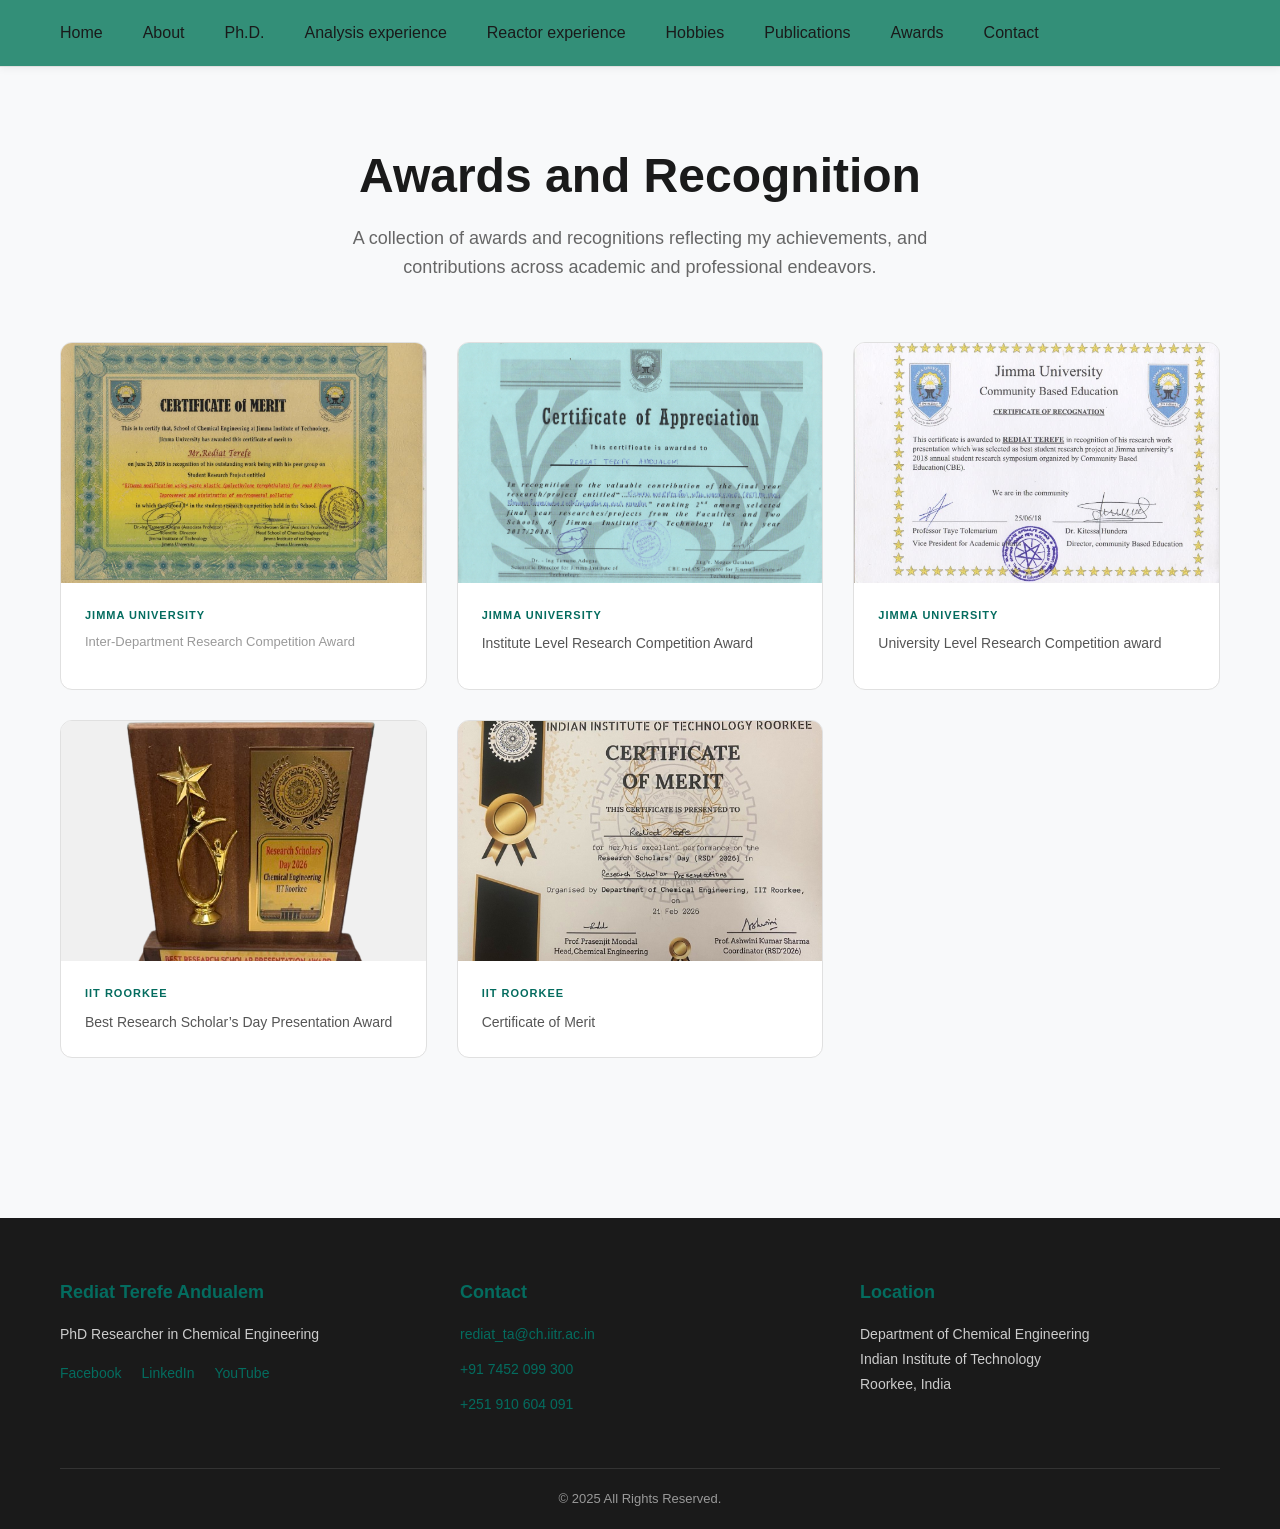
<file: html/awards.html>
<!doctype html>
<html lang="en">
  <head>
    <meta charset="UTF-8" />
    <meta name="viewport" content="width=device-width, initial-scale=1.0" />
       <link rel="shortcut icon" href="img/favicon.png" type="image/x-icon">
           <link rel="shortcut icon" href="./img/favIcon/fav.png" type="image/x-icon">
    <title>Rediat Terefe</title>
    <link rel="stylesheet" href="./css/style.css" />
  </head>
  <body>
    <!-- Header -->
    <header class="header">
      <div class="container">
        <div class="header-content">
          <!-- <h1 class="logo">Rediat Terefe</h1> -->
          <nav class="nav">
            <ul>
              <li><a href="../index.html#home">Home</a></li>
              <li><a href="../index.html#about">About</a></li>
              <li><a href="../index.html#services">Ph.D.</a></li>
              <!-- <li><a href="#skills">Skills</a></li>  -->
              <li><a href="../index.html#portfolio">Analysis experience</a></li>
              <li><a href="./reactors.html">Reactor experience</a></li>
              <li><a href="../index.html#team">Hobbies</a></li>
              <li><a href="../index.html#blog">Publications</a></li>
              <li><a href="../html/awards.html">Awards</a></li>
              <!-- <li><a href="html/gallery.html">Gallery</a></li> -->
              <li><a href="../index.html#contact">Contact</a></li>
            </ul>
          </nav>
        </div>
      </div>
    </header>

    <!-- Main Content -->
    <main>
      <!-- Portfolio Section -->
      <section class="portfolio" id="portfolio">
        <div class="container">
          <!-- Section Header -->
          <div class="section-header">
            <!-- <span class="section-label">Expertise</span> -->
            <h2 class="section-title">Awards and Recognition</h2>
            <p class="section-description">
              A collection of awards and recognitions reflecting my
              achievements, and contributions across academic and professional
              endeavors.
            </p>
          </div>

          <!-- Portfolio Grid -->
          <div class="portfolio-grid">
            <!-- Equipment Card 1 -->
            <div class="equipment-card">
              <div class="card-image">
                <img
                  src="img/awards/chegAward.jpg"
                  alt="chemical engineering department recognition "
                />
              </div>
              <div class="card-content">
                <span class="card-category">Jimma University</span>
                <!-- <h3 class="card-title">Department of chemical engineering</h3> -->
                <p class="card-manufacturer">
                    Inter-Department Research Competition Award
                </p>
                </p>

                <!-- <p class="card-description">
               
                </p> -->
              </div>
              <div class="card-accent"></div>
            </div>

            <!-- Equipment Card 2 -->
            <div class="equipment-card">
              <div class="card-image">
                <img src="img/awards/insititueAward.jpg" alt="JIT award" />
              </div>
              <div class="card-content">
                <span class="card-category">Jimma University</span>
                <!-- <h3 class="card-title">GC-MS</h3> -->
                <!-- <p class="card-manufacturer">
                  Agilent 8890 GC integrated with 5977B (USA)
                </p> -->
                <p class="card-description">
                  Institute Level Research Competition Award
                </p>
              </div>
              <div class="card-accent"></div>
            </div>

            <!-- Equipment Card 3 -->
            <div class="equipment-card">
              <div class="card-image">
                <img src="img/awards/Juaward.jpg" alt="Ju award" />
              </div>
              <div class="card-content">
                <span class="card-category">Jimma University</span>
                <!-- <h3 class="card-title">BET</h3> -->
                 <!-- <p class="card-manufacturer">ASAP-2060 Micromeritics (USA)</p> -->
                <p class="card-description">
                     University Level Research Competition award
                </p> 
              </div>
              <div class="card-description">
             
              </div>
            </div>

            <!-- Equipment Card 4 -->
            <div class="equipment-card">
              <div class="card-image">
                <img src="img/awards/iitr.png" alt="FTIR" />
              </div>
              <div class="card-content">
                <span class="card-category">IIT Roorkee</span>
                 <!-- <h3 class="card-title">FTIR</h3> -->
                <!-- <p class="card-manufacturer">Thermo Nicolet 6700 (USA)</p> -->
                <p class="card-description">
            Best Research Scholar’s Day Presentation Award
                </p> 
              </div>
              <!-- <div class="card-description">
           
              </div> -->
            </div>
            <div class="equipment-card">
              <div class="card-image">
                <img src="img/awards/photo_2026-04-15_19-52-12.jpg" alt="research day certificate of merit" />
              </div>
              <div class="card-content">
                <span class="card-category">IIT Roorkee</span>
                 <!-- <h3 class="card-title">FTIR</h3> -->
                <!-- <p class="card-manufacturer">Thermo Nicolet 6700 (USA)</p> -->
                <p class="card-description">
            Certificate of Merit 
                </p> 
              </div>
              <!-- <div class="card-description">
           
              </div> -->
            </div>




        </div>
      </section>
    </main>

    <!-- Footer -->
    <footer class="footer">
      <div class="container">
        <div class="footer-content">
          <div class="footer-section">
            <h3>Rediat Terefe Andualem</h3>
            <p>PhD Researcher in Chemical Engineering</p>
            <div class="social-links">
              <a href="https://www.facebook.com/rediat.terefe/" target="_blank"
                >Facebook</a
              >
              <a href="https://www.linkedin.com/feed/" target="_blank"
                >LinkedIn</a
              >
              <a href="https://www.youtube.com/@etCHEG" target="_blank"
                >YouTube</a
              >
            </div>
          </div>
          <div class="footer-section">
            <h4>Contact</h4>
            <p>
              <a href="mailto:rediat_ta@ch.iitr.ac.in"
                >rediat_ta@ch.iitr.ac.in</a
              >
            </p>
            <p><a href="tel:+917452099300">+91 7452 099 300</a></p>
            <p><a href="tel:+251910604091">+251 910 604 091</a></p>
          </div>
          <div class="footer-section">
            <h4>Location</h4>
            <p>
              Department of Chemical Engineering<br />Indian Institute of
              Technology<br />Roorkee, India
            </p>
          </div>
        </div>
        <div class="footer-bottom">
          <p>&copy; 2025 All Rights Reserved.</p>
        </div>
      </div>
    </footer>
  </body>
</html>
</file>
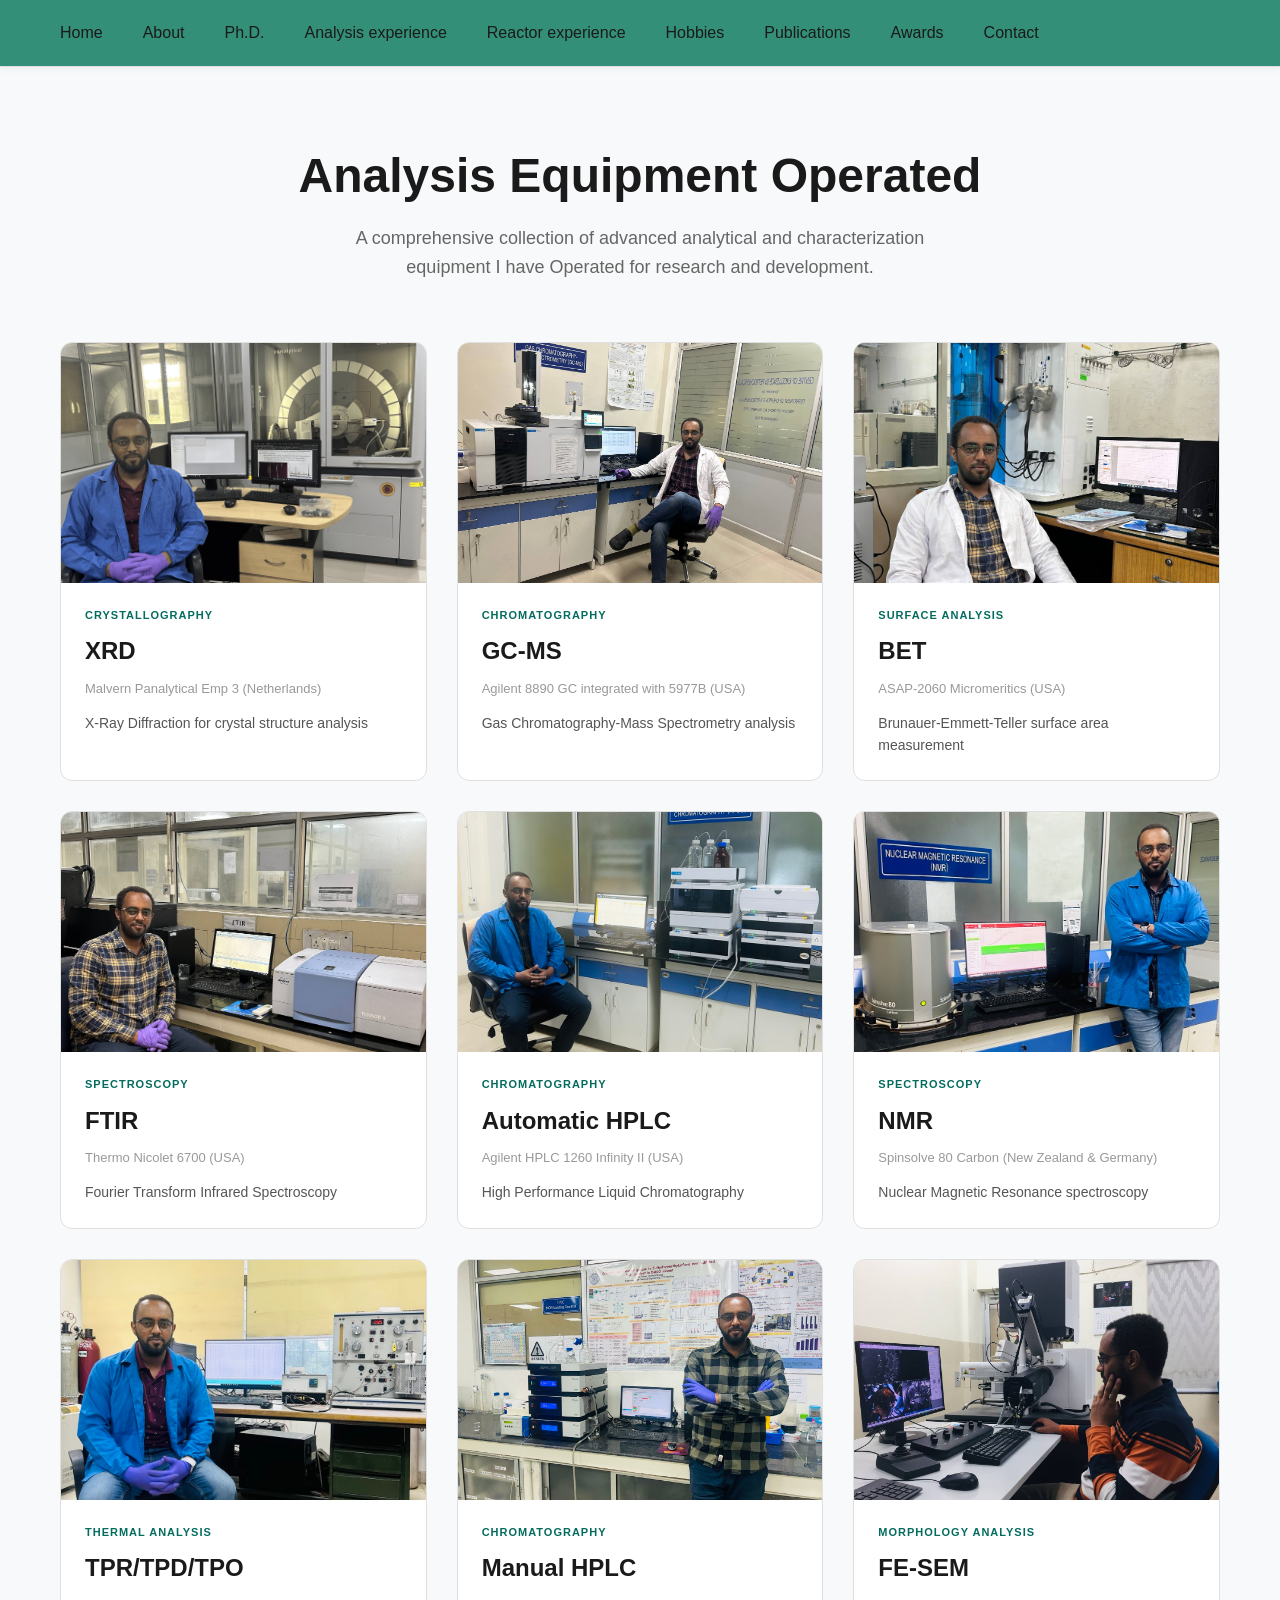
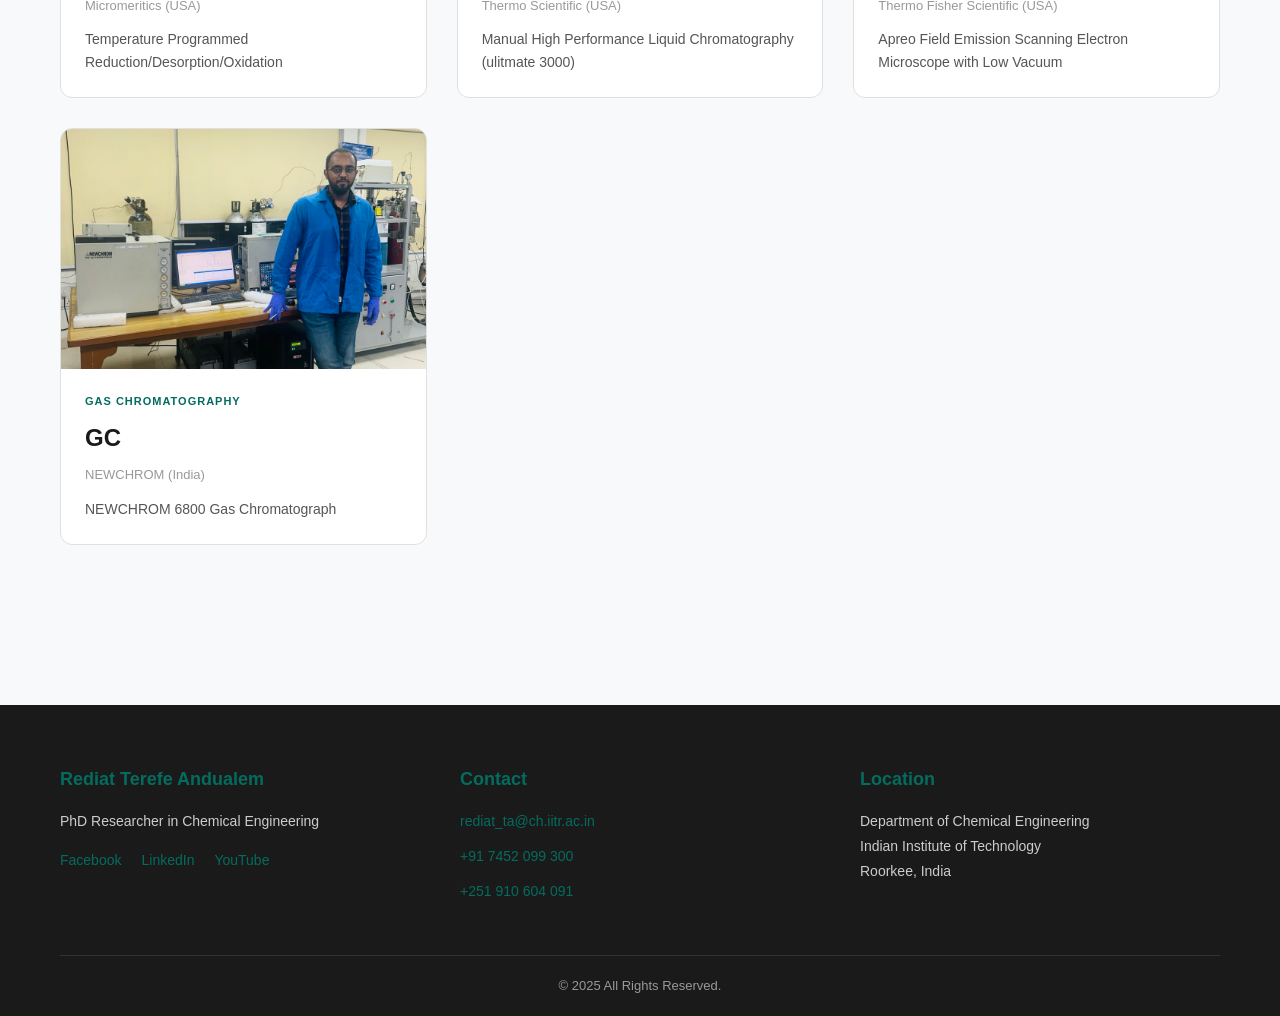
<file: html/gallery.html>
<!doctype html>
<html lang="en">
  <head>
    <meta charset="UTF-8" />
    <meta name="viewport" content="width=device-width, initial-scale=1.0" />

    <link
      rel="shortcut icon"
      href="./img/favIcon/fav.png"
      type="image/x-icon"
    />
    <title>Rediat Terefe</title>
    <link rel="stylesheet" href="./css/style.css" />
  </head>
  <body>
    <!-- Header -->
    <header class="header">
      <div class="container">
        <div class="header-content">
          <!-- <h1 class="logo">Rediat Terefe</h1> -->
          <nav class="nav">
            <ul>
              <li><a href="../index.html#home">Home</a></li>
              <li><a href="../index.html#about">About</a></li>
              <li><a href="../index.html#services">Ph.D.</a></li>
              <!-- <li><a href="#skills">Skills</a></li>  -->
              <li><a href="../index.html#portfolio">Analysis experience</a></li>
              <li><a href="./reactors.html">Reactor experience</a></li>
              <li><a href="../index.html#team">Hobbies</a></li>
              <li><a href="../index.html#blog">Publications</a></li>
              <li><a href="../html/awards.html">Awards</a></li>
              <!-- <li><a href="html/gallery.html">Gallery</a></li> -->
              <li><a href="../index.html#contact">Contact</a></li>
            </ul>
          </nav>
        </div>
      </div>
    </header>

    <!-- Main Content -->
    <main>
      <!-- Portfolio Section -->
      <section class="portfolio" id="portfolio">
        <div class="container">
          <!-- Section Header -->
          <div class="section-header">
            <!-- <span class="section-label">Expertise</span> -->
            <h2 class="section-title">Analysis Equipment Operated</h2>
            <p class="section-description">
              A comprehensive collection of advanced analytical and
              characterization equipment I have Operated for research and
              development.
            </p>
          </div>

          <!-- Portfolio Grid -->
          <div class="portfolio-grid">
            <!-- Equipment Card 1 -->
            <div class="equipment-card">
              <div class="card-image">
                <img src="img/OperatorPicture/xrd.png" alt="XRD Machine" />
              </div>
              <div class="card-content">
                <span class="card-category">Crystallography</span>
                <h3 class="card-title">XRD</h3>
                <p class="card-manufacturer">
                  Malvern Panalytical Emp 3 (Netherlands)
                </p>
                <p class="card-description">
                  X-Ray Diffraction for crystal structure analysis
                </p>
              </div>
              <div class="card-accent"></div>
            </div>

            <!-- Equipment Card 2 -->
            <div class="equipment-card">
              <div class="card-image">
                <img src="img/OperatorPicture/8.jpg" alt="GC-MS" />
              </div>
              <div class="card-content">
                <span class="card-category">Chromatography</span>
                <h3 class="card-title">GC-MS</h3>
                <p class="card-manufacturer">
                  Agilent 8890 GC integrated with 5977B (USA)
                </p>
                <p class="card-description">
                  Gas Chromatography-Mass Spectrometry analysis
                </p>
              </div>
              <div class="card-accent"></div>
            </div>

            <!-- Equipment Card 3 -->
            <div class="equipment-card">
              <div class="card-image">
                <img src="img/OperatorPicture/BET.jpg" alt="BET" />
              </div>
              <div class="card-content">
                <span class="card-category">Surface Analysis</span>
                <h3 class="card-title">BET</h3>
                <p class="card-manufacturer">ASAP-2060 Micromeritics (USA)</p>
                <p class="card-description">
                  Brunauer-Emmett-Teller surface area measurement
                </p>
              </div>
              <div class="card-accent"></div>
            </div>

            <!-- Equipment Card 4 -->
            <div class="equipment-card">
              <div class="card-image">
                <img src="img/OperatorPicture/FTIR.jpg" alt="FTIR" />
              </div>
              <div class="card-content">
                <span class="card-category">Spectroscopy</span>
                <h3 class="card-title">FTIR</h3>
                <p class="card-manufacturer">Thermo Nicolet 6700 (USA)</p>
                <p class="card-description">
                  Fourier Transform Infrared Spectroscopy
                </p>
              </div>
              <div class="card-accent"></div>
            </div>

            <!-- Equipment Card 5 -->
            <div class="equipment-card">
              <div class="card-image">
                <img
                  src="img/OperatorPicture/HPLC-Agilint.jpg"
                  alt="Automatic HPLC"
                />
              </div>
              <div class="card-content">
                <span class="card-category">Chromatography</span>
                <h3 class="card-title">Automatic HPLC</h3>
                <p class="card-manufacturer">
                  Agilent HPLC 1260 Infinity II (USA)
                </p>
                <p class="card-description">
                  High Performance Liquid Chromatography
                </p>
              </div>
              <div class="card-accent"></div>
            </div>

            <!-- Equipment Card 6 -->
            <div class="equipment-card">
              <div class="card-image">
                <img src="img/OperatorPicture/NMR.jpg" alt="NMR" />
              </div>
              <div class="card-content">
                <span class="card-category">Spectroscopy</span>
                <h3 class="card-title">NMR</h3>
                <p class="card-manufacturer">
                  Spinsolve 80 Carbon (New Zealand & Germany)
                </p>
                <p class="card-description">
                  Nuclear Magnetic Resonance spectroscopy
                </p>
              </div>
              <div class="card-accent"></div>
            </div>

            <!-- Equipment Card 7 -->
            <div class="equipment-card">
              <div class="card-image">
                <img
                  src="img/OperatorPicture/TPR-TPD-TPO.jpg"
                  alt="TPR/TPD/TPO"
                />
              </div>
              <div class="card-content">
                <span class="card-category">Thermal Analysis</span>
                <h3 class="card-title">TPR/TPD/TPO</h3>
                <p class="card-manufacturer">Micromeritics (USA)</p>
                <p class="card-description">
                  Temperature Programmed Reduction/Desorption/Oxidation
                </p>
              </div>
              <div class="card-accent"></div>
            </div>

            <!-- Equipment Card 8 -->
            <div class="equipment-card">
              <div class="card-image">
                <img
                  src="img/OperatorPicture/manualHPLC.jpg"
                  alt="Manual HPLC"
                />
              </div>
              <div class="card-content">
                <span class="card-category">Chromatography</span>
                <h3 class="card-title">Manual HPLC</h3>
                <p class="card-manufacturer">Thermo Scientific (USA)</p>
                <p class="card-description">
                  Manual High Performance Liquid Chromatography (ulitmate 3000)
                </p>
              </div>
              <div class="card-accent"></div>
            </div>
            <div class="equipment-card">
              <div class="card-image">
                <img src="img/OperatorPicture/FE-SEM.jpg" alt="FE-SEM" />
              </div>
              <div class="card-content">
                <span class="card-category">Morphology analysis</span>
                <h3 class="card-title">FE-SEM</h3>
                <p class="card-manufacturer">Thermo Fisher Scientific (USA)</p>
                <p class="card-description">
                  Apreo Field Emission Scanning Electron Microscope with Low
                  Vacuum
                </p>
              </div>
              <div class="card-accent"></div>
            </div>
            <div class="equipment-card">
              <div class="card-image">
                <img src="img/OperatorPicture/liquid GC.jpg" alt="FE-SEM" />
              </div>
              <div class="card-content">
                <span class="card-category">Gas Chromatography</span>
                <h3 class="card-title">GC</h3>
                <p class="card-manufacturer">NEWCHROM (India)</p>
                <p class="card-description">NEWCHROM 6800 Gas Chromatograph</p>
              </div>
              <div class="card-accent"></div>
            </div>
          </div>

          <!-- Stats Section -->
          <!-- <div class="stats-section">
                    <div class="stat-item">
                        <p class="stat-number">8+</p>
                        <p class="stat-label">Equipment Types</p>
                    </div>
                    <div class="stat-item">
                        <p class="stat-number">4</p>
                        <p class="stat-label">Continents</p>
                    </div>
                    <div class="stat-item">
                        <p class="stat-number">6+</p>
                        <p class="stat-label">Years Experience</p>
                    </div>
                    <div class="stat-item">
                        <p class="stat-number">100%</p>
                        <p class="stat-label">Proficiency</p>
                    </div>
                </div> -->
        </div>
      </section>
    </main>

    <!-- Footer -->
    <footer class="footer">
      <div class="container">
        <div class="footer-content">
          <div class="footer-section">
            <h3>Rediat Terefe Andualem</h3>
            <p>PhD Researcher in Chemical Engineering</p>
            <div class="social-links">
              <a href="https://www.facebook.com/rediat.terefe/" target="_blank"
                >Facebook</a
              >
              <a href="https://www.linkedin.com/feed/" target="_blank"
                >LinkedIn</a
              >
              <a href="https://www.youtube.com/@etCHEG" target="_blank"
                >YouTube</a
              >
            </div>
          </div>
          <div class="footer-section">
            <h4>Contact</h4>
            <p>
              <a href="mailto:rediat_ta@ch.iitr.ac.in"
                >rediat_ta@ch.iitr.ac.in</a
              >
            </p>
            <p><a href="tel:+917452099300">+91 7452 099 300</a></p>
            <p><a href="tel:+251910604091">+251 910 604 091</a></p>
          </div>
          <div class="footer-section">
            <h4>Location</h4>
            <p>
              Department of Chemical Engineering<br />Indian Institute of
              Technology<br />Roorkee, India
            </p>
          </div>
        </div>
        <div class="footer-bottom">
          <p>&copy; 2025 All Rights Reserved.</p>
        </div>
      </div>
    </footer>
  </body>
</html>
</file>
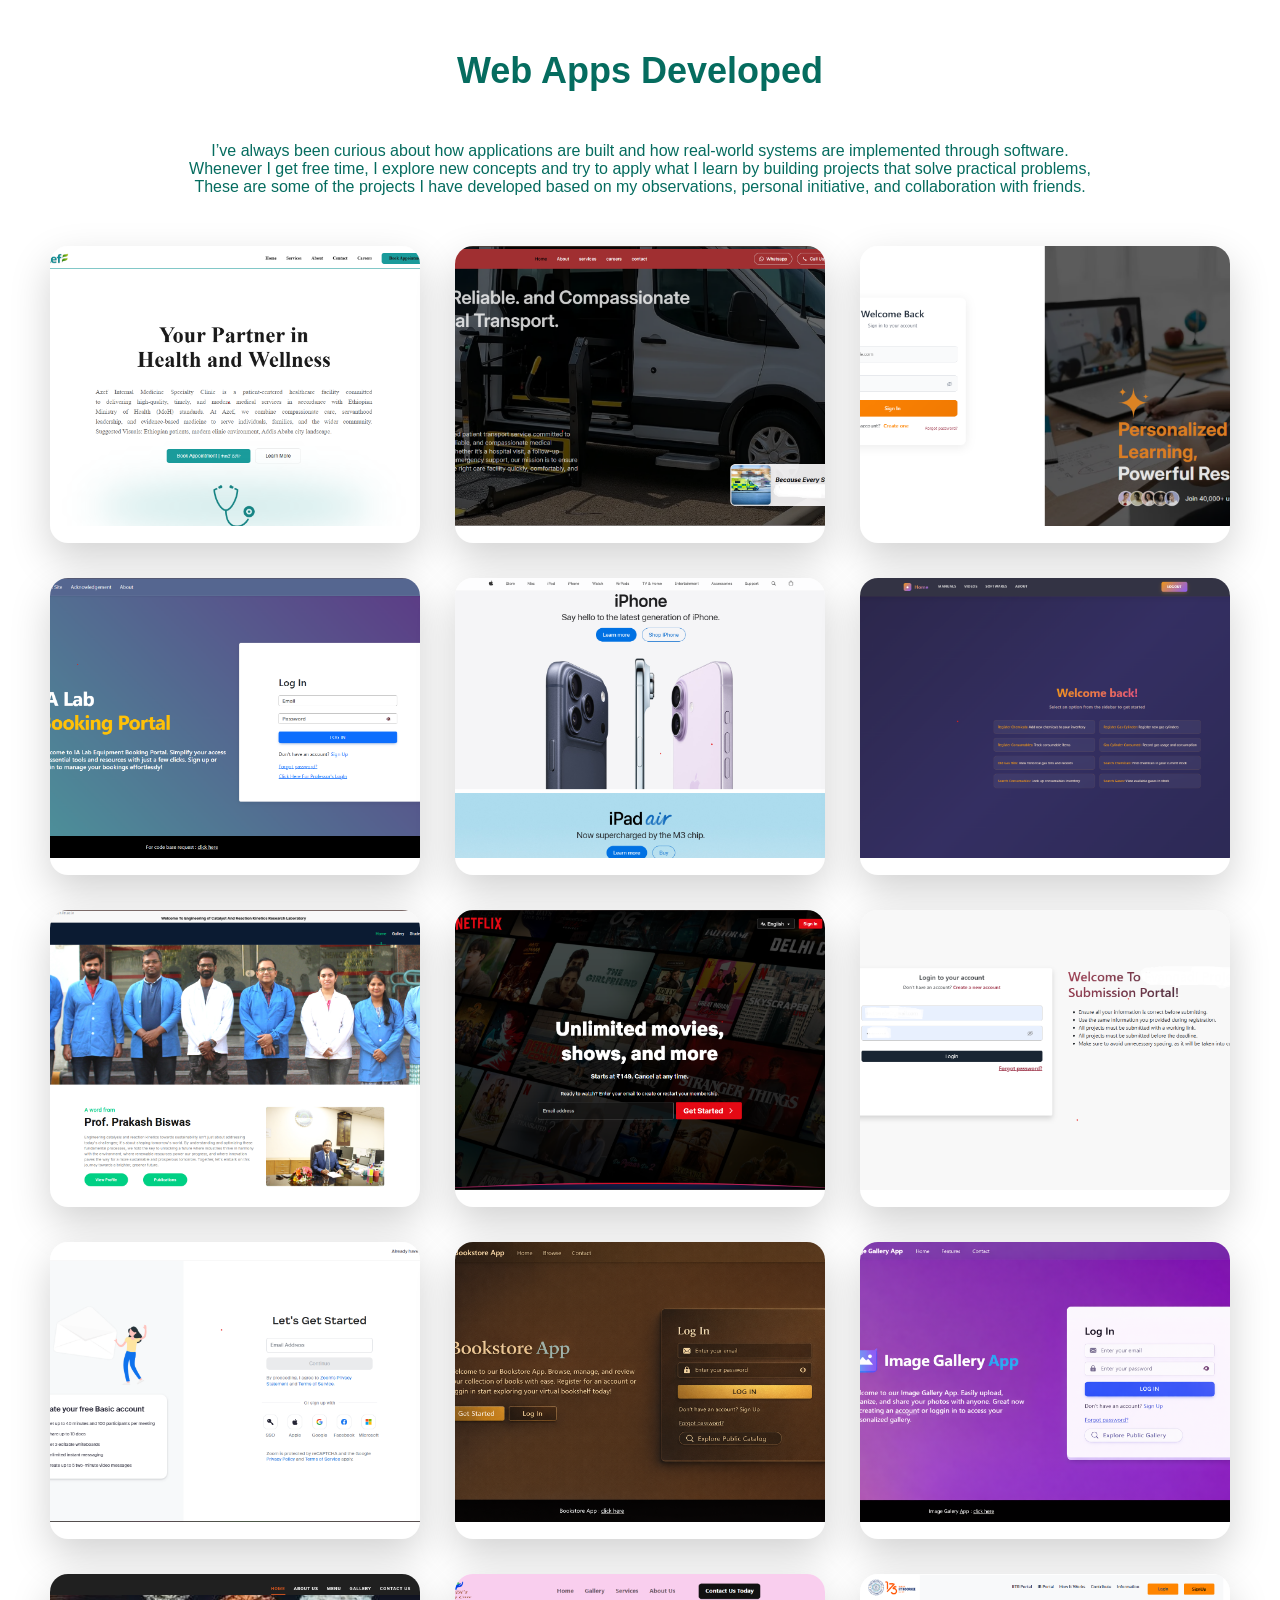
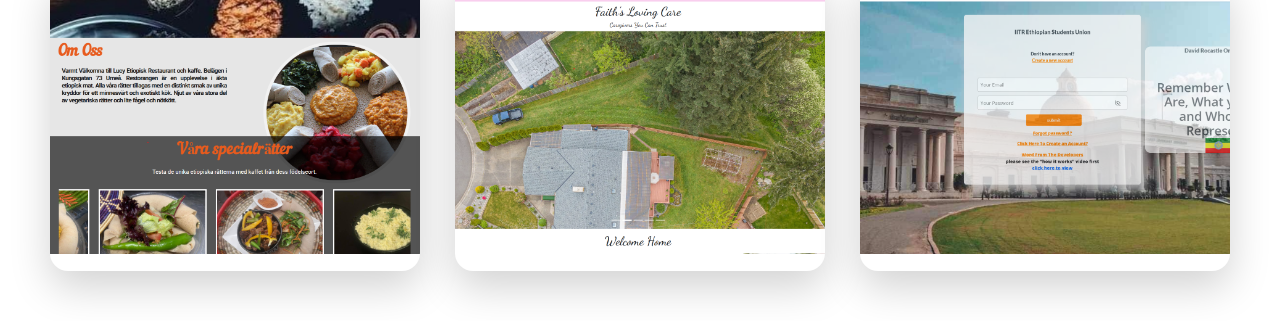
<file: html/Portfolio.html>
<!DOCTYPE html>
<html lang="en">
<head>
  <meta charset="UTF-8">
  <title>My Portfolio Projects</title>
      <link rel="shortcut icon" href="../img/favIcon/favicon.ico" type="image/x-icon">
  <link rel="stylesheet" href="./css/Portfolio.css">
</head>
<body>

<section class="projects">
  <h2>Web Apps Developed</h2>
  <div class="akafi">
      <P class="forText">I’ve always been curious about how applications are built and how real-world systems are  implemented through software.</P>
      <p class="forText">    Whenever I get free time, I explore new concepts and try to apply what I learn by building projects that solve practical problems,</p>
      <p class="forText">    These are some of the projects I have developed based on my observations, personal initiative, and collaboration with friends.</p>

  </div>
    

  <div class="project-grid">
    <div class="project-card">
      <img src="../img/DeployedLogic/azaf.png" alt="Azaf Clinic">
      <div class="overlay">
        <h3>Azaf Clinic</h3>
        <span class="tag">Healthcare Website</span>
      </div>
    </div>

    <div class="project-card">
      <img src="../img/DeployedLogic/cureCare.png" alt="Cure Care">
      <div class="overlay">
        <h3>Cure Care</h3>
        <span class="tag">Non-Emergency Service</span>
      </div>
    </div>


    <div class="project-card">
      <img src="../img/DeployedLogic/feedback site.png" alt="Kids Tutor">
      <div class="overlay">
        <h3>Kids Tutor</h3>
        <span class="tag">Educational Platform</span>
      </div>
    </div>

    <div class="project-card">
      <img src="../img/DeployedLogic/Ia Lab booking.png" alt="Feedback Collection">
      <div class="overlay">
        <h3>Booking Equipment</h3>
        <span class="tag">To book instruments</span>
      </div>
    </div>

    <div class="project-card">
      <img src="../img/DeployedLogic/Iphone.png" alt="IA Lab Booking">
      <div class="overlay">
        <h3>Iphone</h3>
        <span class="tag">Iphone Site Clone</span>
      </div>
    </div>

    <div class="project-card">
      <img src="../img/DeployedLogic/labmanagement 2.png" alt="Apple Clone">
      <div class="overlay">
        <h3>Lab management</h3>
        <span class="tag">For lab management</span>
      </div>
    </div>

    <div class="project-card">
      <img src="../img/DeployedLogic/labSite 1.png" alt="Lab Dashboard">
      <div class="overlay">
        <h3>Lab site</h3>
        <span class="tag">Research Group Site</span>
      </div>
    </div>

    <div class="project-card">
      <img src="../img/DeployedLogic/Netflix 1.png" alt="Our Lab">
      <div class="overlay">
        <h3>Netflix</h3>
        <span class="tag">Netflix Clone</span>
      </div>
    </div>

    <div class="project-card">
      <img src="../img/DeployedLogic/project submission.png" alt="Netflix Clone">
      <div class="overlay">
        <h3>File Management</h3>
        <span class="tag">For File Upload And Manage</span>
      </div>
    </div>

    <div class="project-card">
      <img src="../img/DeployedLogic/zoom clone .png" alt="Project Portal">
      <div class="overlay">
        <h3>Zoom Clone</h3>
        <span class="tag">Zoom Meeting App Clone</span>
      </div>
    </div>

    <div class="project-card">
      <img src="../img/DeployedLogic/bookstore.png" alt="Zoom Clone">
      <div class="overlay">
        <h3>Book Store</h3>
        <span class="tag">Upload & Store Book</span>
      </div>
    </div>
    <div class="project-card">
      <img src="../img/DeployedLogic/imageGallery.png" alt="Zoom Clone">
      <div class="overlay">
        <h3>Image Gallery</h3>
        <span class="tag">Upload & Store Images</span>
      </div>
    </div>
    <div class="project-card">
      <img src="../img/DeployedLogic/LucyRestorant.png" alt="Zoom Clone">
      <div class="overlay">
        <h3>Restaurant</h3>
        <span class="tag">Lucy Restaurant</span>
      </div>
    </div>
    <div class="project-card">
      <img src="../img/DeployedLogic/FaithLoveAndCare.png" alt="Zoom Clone">
      <div class="overlay">
        <h3>Adult Care</h3>
        <span class="tag">Adult Care App</span>
      </div>
    </div>
    <div class="project-card">
      <img src="../img/DeployedLogic/IITRoorkeeStudentsUnion.png" alt="Zoom Clone">
      <div class="overlay">
        <h3>Union Site</h3>
        <span class="tag">Union Site App</span>
      </div>
    </div>
  </div>
</section>

</body>
</html>
</file>
<file: html/css/style.css>
* {
  margin: 0;
  padding: 0;
  box-sizing: border-box;
}

html {
  scroll-behavior: smooth;
}

body {
  font-family:
    -apple-system, BlinkMacSystemFont, "Segoe UI", "Roboto", "Oxygen", "Ubuntu",
    "Cantarell", sans-serif;
  background-color: #f8f9fa;
  color: #1a1a1a;
  line-height: 1.6;
}

.container {
  max-width: 1200px;
  margin: 0 auto;
  padding: 0 20px;
}

/* ============================================
   HEADER
   ============================================ */
.header {
  background-color: #ffffff;
  border-bottom: 1px solid #e0e0e0;
  position: sticky;
  top: 0;
  z-index: 100;
  box-shadow: 0 2px 8px rgba(0, 0, 0, 0.05);
  background-color: #338f78;
}

.header-content {
  display: flex;
  justify-content: space-between;
  align-items: center;
  padding: 20px 0;
}

.logo {
  font-size: 24px;
  font-weight: 700;
  color: #046c5f;
  text-decoration: none;
}

.nav ul {
  display: flex;
  list-style: none;
  gap: 40px;
}

.nav a {
  text-decoration: none;
  color: #1a1a1a;
  font-weight: 500;
  transition: color 0.3s ease;
}

.nav a:hover {
  color: #046c5f;
}

/* ============================================
   SECTION HEADER
   ============================================ */
.section-header {
  text-align: center;
  margin-bottom: 60px;
}

.section-label {
  display: inline-block;
  font-size: 12px;
  font-weight: 700;
  letter-spacing: 2px;
  text-transform: uppercase;
  color: #046c5f;
  margin-bottom: 15px;
}

.section-title {
  font-size: 48px;
  font-weight: 700;
  color: #1a1a1a;
  margin-bottom: 20px;
  line-height: 1.2;
}

.section-description {
  font-size: 18px;
  color: #666;
  max-width: 600px;
  margin: 0 auto;
  line-height: 1.6;
}

/* ============================================
   PORTFOLIO SECTION
   ============================================ */
.portfolio {
  padding: 80px 0;
  background-color: #f8f9fa;
}

/* ============================================
   PORTFOLIO GRID
   ============================================ */
.portfolio-grid {
  display: grid;
  grid-template-columns: repeat(auto-fit, minmax(320px, 1fr));
  gap: 30px;
  margin-bottom: 80px;
}

/* ============================================
   EQUIPMENT CARD
   ============================================ */
.equipment-card {
  background-color: #ffffff;
  border: 1px solid #e0e0e0;
  border-radius: 12px;
  overflow: hidden;
  transition: all 0.3s ease;
  position: relative;
  display: flex;
  flex-direction: column;
  height: 100%;
}

.equipment-card:hover {
  box-shadow: 0 12px 32px rgba(4, 108, 95, 0.15);
  border-color: rgba(4, 108, 95, 0.3);
  transform: translateY(-4px);
}

.card-image {
  position: relative;
  width: 100%;
  height: 240px;
  overflow: hidden;
  background-color: #f0f0f0;
}

.card-image img {
  width: 100%;
  height: 100%;
  object-fit: cover;
  transition: transform 0.3s ease;
}

.equipment-card:hover .card-image img {
  transform: scale(1.08);
}

/* Overlay effect on hover */
.card-image::after {
  content: "";
  position: absolute;
  top: 0;
  left: 0;
  right: 0;
  bottom: 0;
  background: linear-gradient(to top, rgba(0, 0, 0, 0.4), transparent);
  opacity: 0;
  transition: opacity 0.3s ease;
}

.equipment-card:hover .card-image::after {
  opacity: 1;
}

.card-content {
  padding: 24px;
  flex-grow: 1;
  display: flex;
  flex-direction: column;
}

.card-category {
  display: inline-block;
  font-size: 11px;
  font-weight: 700;
  letter-spacing: 1px;
  text-transform: uppercase;
  color: #046c5f;
  margin-bottom: 8px;
}

.card-title {
  font-size: 24px;
  font-weight: 700;
  color: #1a1a1a;
  margin-bottom: 8px;
}

.card-manufacturer {
  font-size: 13px;
  color: #999;
  margin-bottom: 12px;
  font-weight: 500;
}

.card-description {
  font-size: 14px;
  color: #555;
  line-height: 1.6;
  flex-grow: 1;
}

/* Bottom accent line animation */
.card-accent {
  position: absolute;
  bottom: 0;
  left: 0;
  right: 0;
  height: 3px;
  background: linear-gradient(
    to right,
    #046c5f,
    rgba(4, 108, 95, 0.3),
    transparent
  );
  transform: scaleX(0);
  transform-origin: left;
  transition: transform 0.3s ease;
}

.equipment-card:hover .card-accent {
  transform: scaleX(1);
}

/* ============================================
   STATS SECTION
   ============================================ */
.stats-section {
  display: grid;
  grid-template-columns: repeat(auto-fit, minmax(200px, 1fr));
  gap: 40px;
  padding-top: 60px;
  border-top: 1px solid #e0e0e0;
}

.stat-item {
  text-align: center;
}

.stat-number {
  display: block;
  font-size: 48px;
  font-weight: 700;
  color: #046c5f;
  margin-bottom: 8px;
}

.stat-label {
  font-size: 14px;
  color: #999;
  font-weight: 500;
  text-transform: uppercase;
  letter-spacing: 1px;
}

/* ============================================
   FOOTER
   ============================================ */
.footer {
  background-color: #1a1a1a;
  color: #ffffff;
  padding: 60px 0 20px;
}

.footer-content {
  display: grid;
  grid-template-columns: repeat(auto-fit, minmax(250px, 1fr));
  gap: 40px;
  margin-bottom: 40px;
}

.footer-section h3,
.footer-section h4 {
  font-size: 18px;
  font-weight: 700;
  margin-bottom: 15px;
  color: #046c5f;
}

.footer-section p {
  font-size: 14px;
  color: #ccc;
  margin-bottom: 10px;
  line-height: 1.8;
}

.footer-section a {
  color: #046c5f;
  text-decoration: none;
  transition: color 0.3s ease;
}

.footer-section a:hover {
  color: #06b6a8;
}

.social-links {
  display: flex;
  gap: 20px;
  margin-top: 15px;
}

.social-links a {
  display: inline-block;
  font-size: 14px;
  font-weight: 500;
}

.footer-bottom {
  text-align: center;
  padding-top: 20px;
  border-top: 1px solid #333;
  color: #999;
  font-size: 13px;
}

/* ============================================
   RESPONSIVE DESIGN
   ============================================ */
@media (max-width: 768px) {
  .header-content {
    flex-direction: column;
    gap: 20px;
  }

  .nav ul {
    flex-direction: column;
    gap: 15px;
    text-align: center;
  }

  .section-title {
    font-size: 36px;
  }

  .section-description {
    font-size: 16px;
  }

  .portfolio-grid {
    grid-template-columns: repeat(auto-fit, minmax(280px, 1fr));
    gap: 20px;
  }

  .stats-section {
    grid-template-columns: repeat(2, 1fr);
    gap: 30px;
  }

  .stat-number {
    font-size: 36px;
  }
}

@media (max-width: 480px) {
  .section-title {
    font-size: 28px;
  }

  .portfolio-grid {
    grid-template-columns: 1fr;
  }

  .stats-section {
    grid-template-columns: 1fr;
  }

  .nav ul {
    gap: 10px;
  }
}
</file>
<file: html/css/Portfolio.css>
* {
  margin: 0;
  padding: 0;
  box-sizing: border-box;
  font-family: "Segoe UI", Arial, sans-serif;
}

body {
  background: #ffffff;
  padding: 50px;
  color: #000000;
}

/* SECTION TITLE */
.projects h2 {
  text-align: center;
  margin-bottom: 45px;
  font-size: 36px;
  color: #056C5F;
}

/* GRID — MAX 3 PER ROW */
.project-grid {
  display: grid;
  grid-template-columns: repeat(3, 1fr);
  gap: 35px;
}

/* CARD */
.project-card {
  position: relative;
  overflow: hidden;
  border-radius: 18px;
  background: #ffffff;
  box-shadow: 0 16px 40px rgba(0, 0, 0, 0.18);
  cursor: pointer;
  height: 297px;
}
.forText{
    text-align: center;
    color: #056C5F;
}
.akafi{
    margin: 50px;
}
/* IMAGE — BIGGER */
.project-card img {
  width: 100%;
  height: 280px; /* increased height */
  object-fit: cover;
  transition: transform 0.5s ease;
}

.project-card:hover img {
  transform: scale(1.08);
}

/* OVERLAY */
.overlay {
  position: absolute;
  inset: 0;
  background: linear-gradient(
    to top,
    rgba(5, 108, 95, 0.96),
    rgba(5, 108, 95, 0.35)
  );
  color: #ffffff;
  display: flex;
  flex-direction: column;
  align-items: center;
  justify-content: center;
  text-align: center;
  opacity: 0;
  transition: opacity 0.4s ease;
  padding: 25px;
}

.project-card:hover .overlay {
  opacity: 1;
}

/* TITLE */
.overlay h3 {
  font-size: 22px; /* larger title */
  margin-bottom: 14px;
  font-weight: 600;
}

/* TAG */
.tag {
  background: #ffffff;
  color: #056C5F;
  padding: 8px 18px; /* larger tag */
  font-size: 14px;
  font-weight: 600;
  border-radius: 50px;
  letter-spacing: 0.4px;
}

/* RESPONSIVE BREAKPOINTS */
@media (max-width: 1024px) {
  .project-grid {
    grid-template-columns: repeat(2, 1fr);
  }
}

@media (max-width: 640px) {
  .project-grid {
    grid-template-columns: 1fr;
  }

  body {
    padding: 25px;
  }
}
</file>
